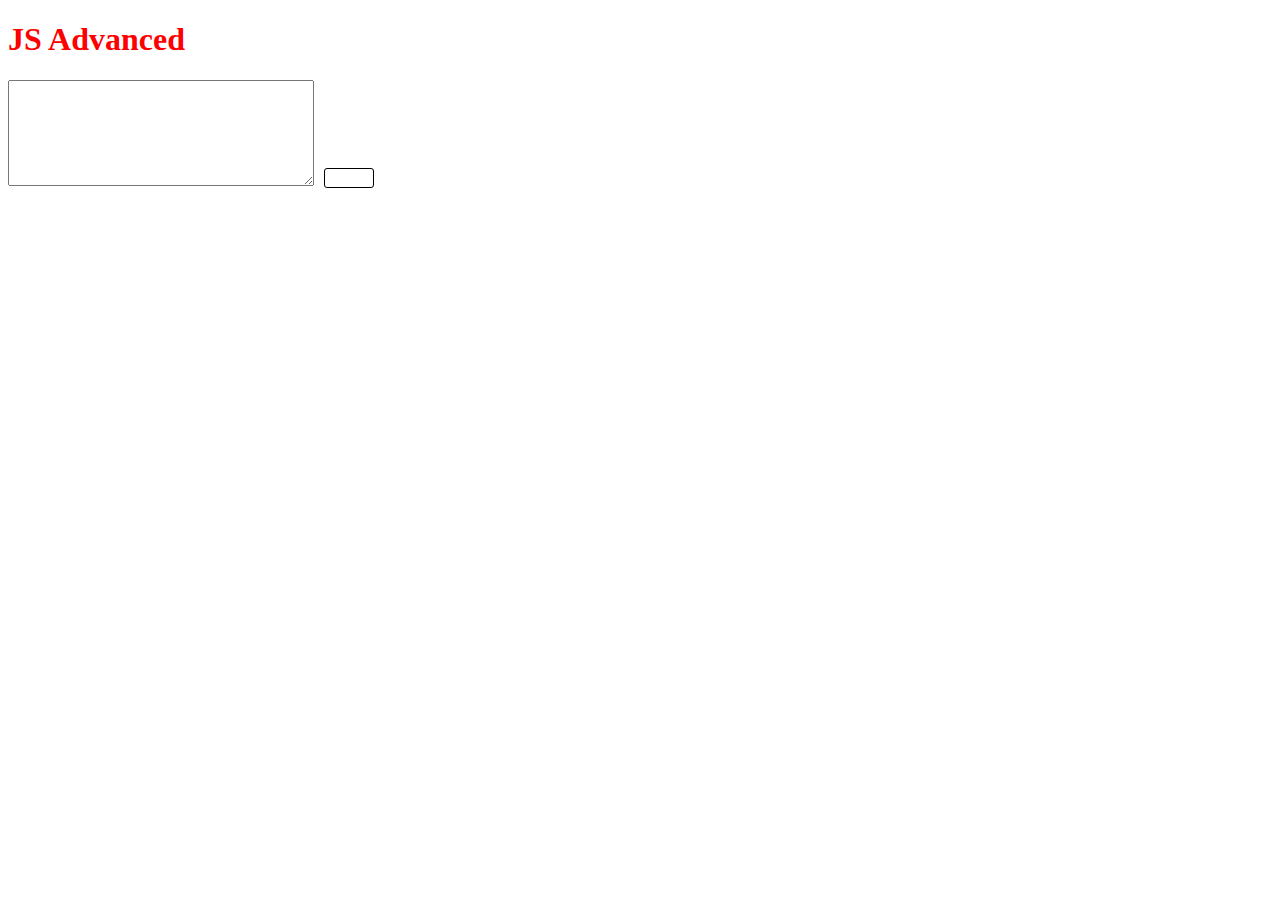
<file: lab2/index.html>
<!DOCTYPE html>
<html lang="en">

<head>
    <meta charset="UTF-8">
    <meta http-equiv="X-UA-Compatible" content="IE=edge">
    <meta name="viewport" content="width=device-width, initial-scale=1.0">
    <title>Document</title>
    <style>
        button {
            border: 1px solid #000;
            color: white;
            width: 50px;
            height: 20px;
            text-align: center;
            text-decoration: none;
            display: inline-block;
            font-size: 16px;
            border-radius: 3px;
            background-color: #FFF;
            margin-left: 10px;
        }
        button:hover {
                    background-color: #000;
                }
        textarea {
            width: 300px;
            height: 100px;
        }
    </style>
</head>

<body>
    <h1>JS Advanced</h1>
    <script src="main.js"></script>
</body>

</html>
</file>
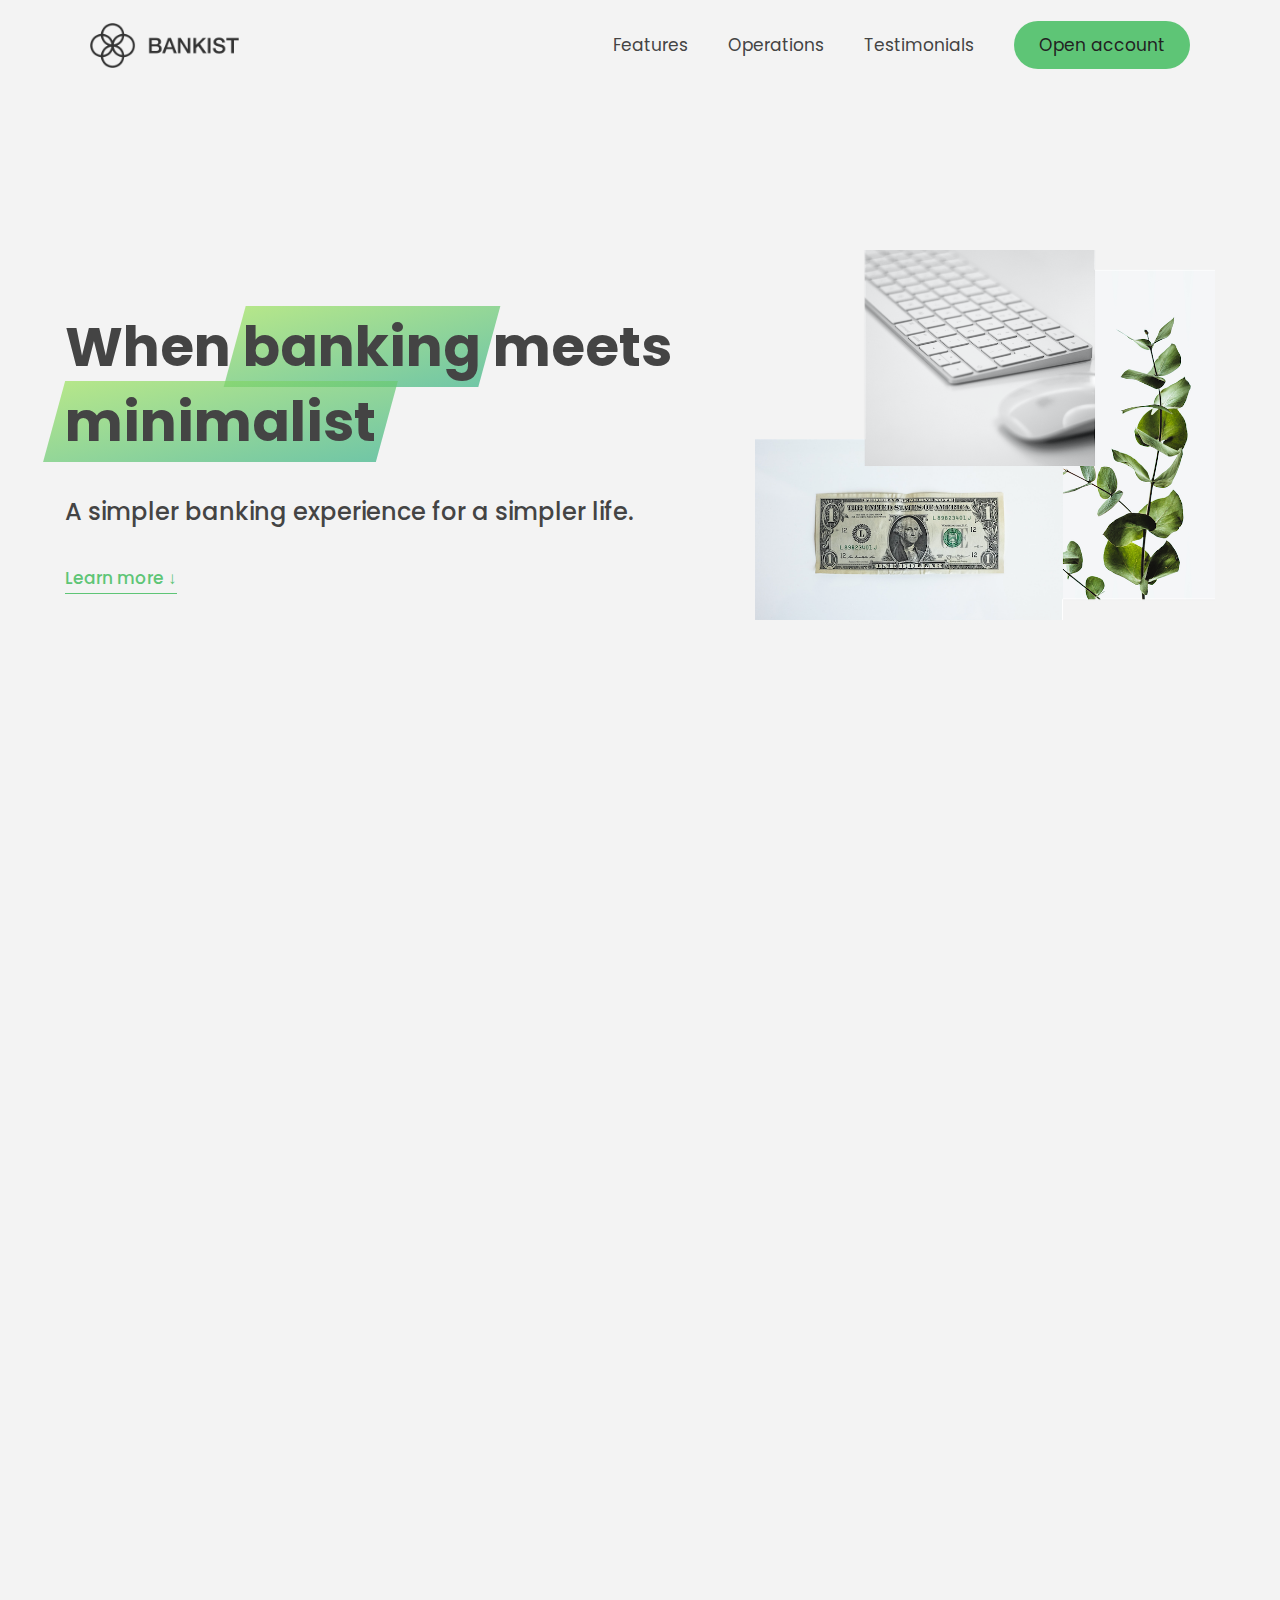
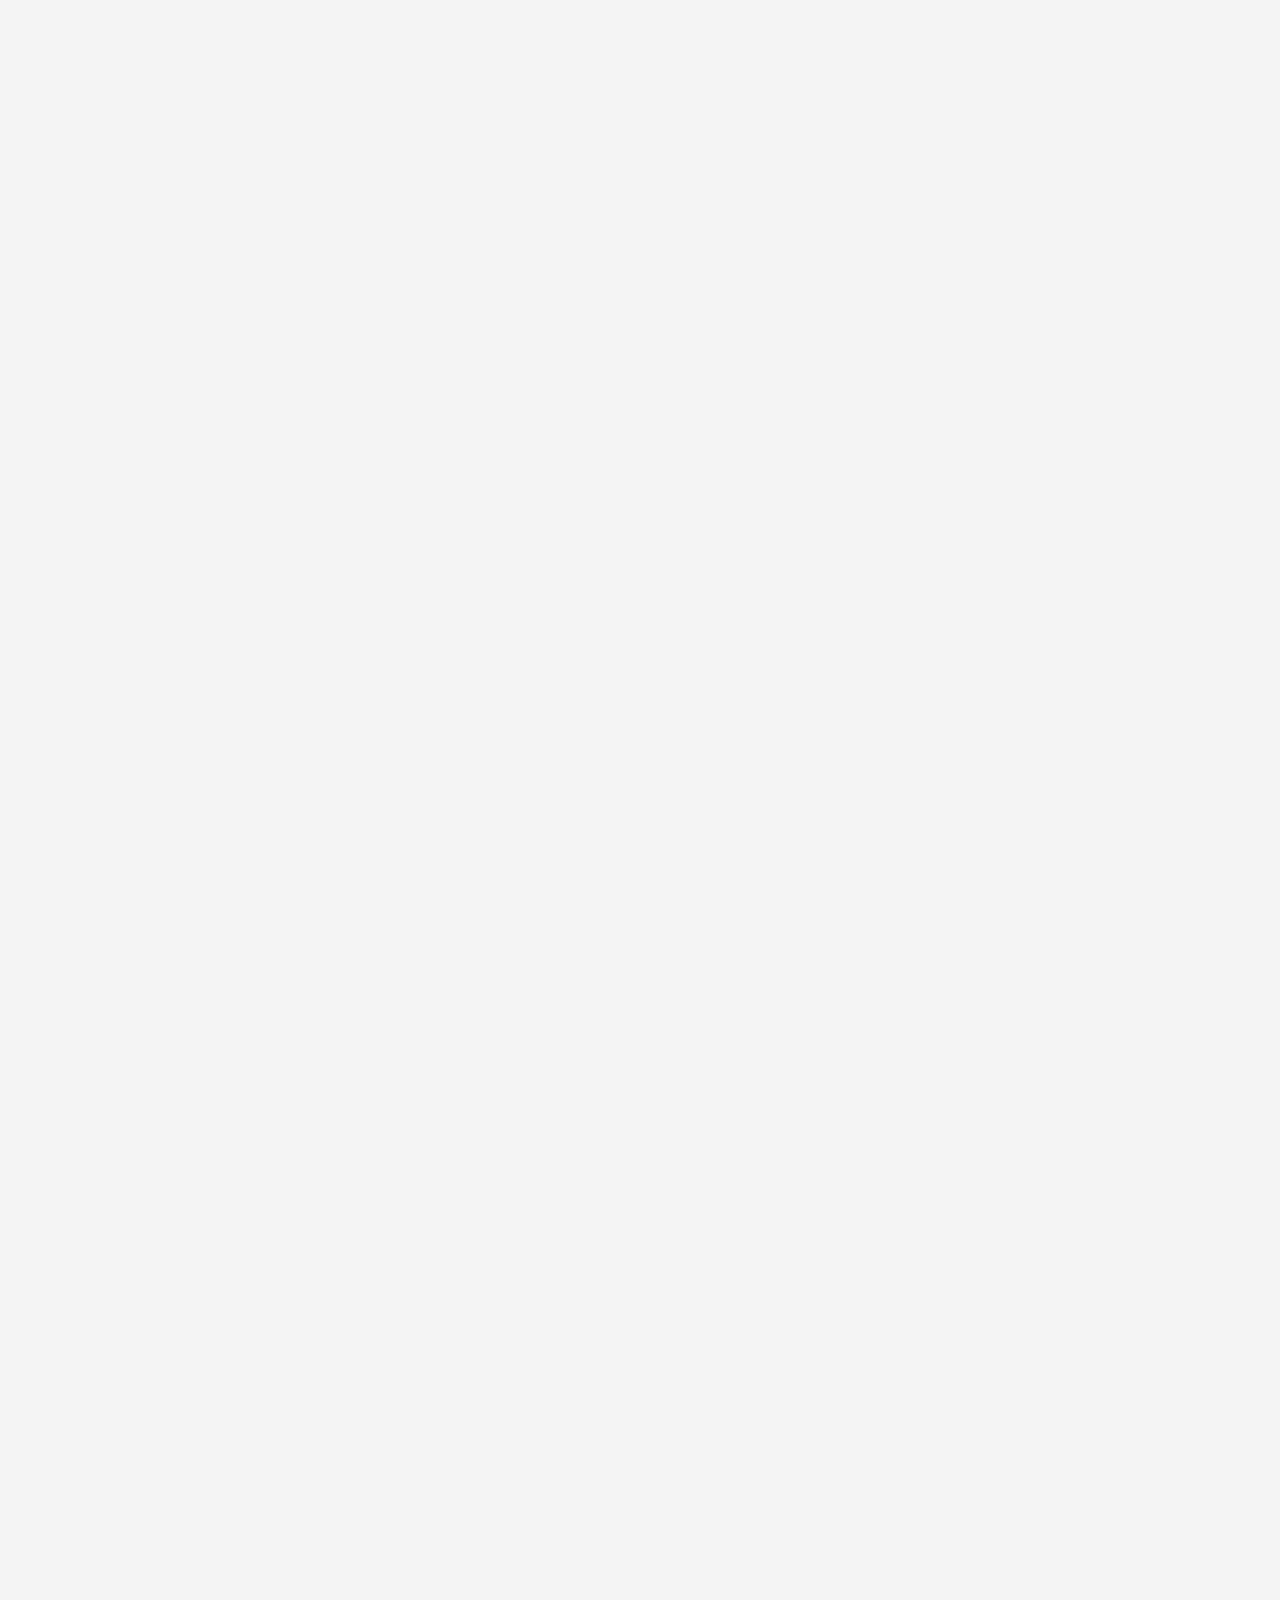
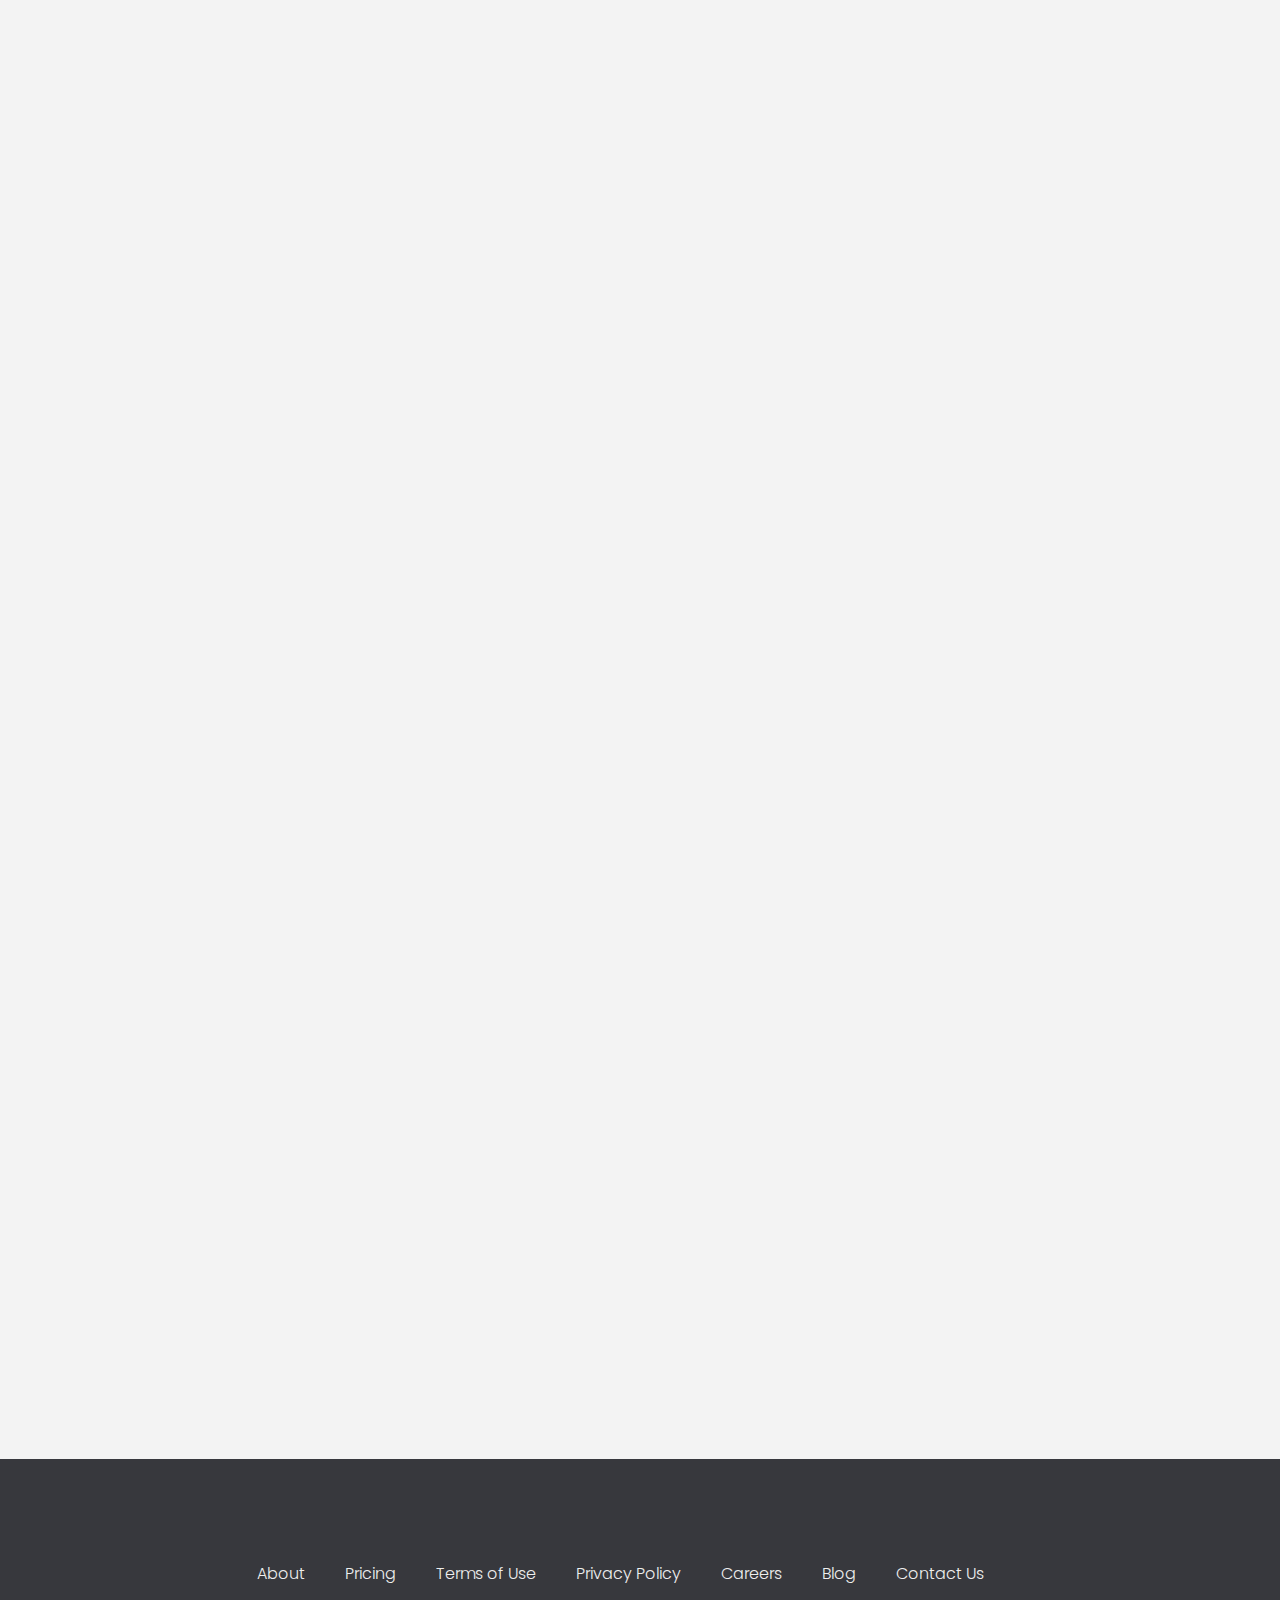
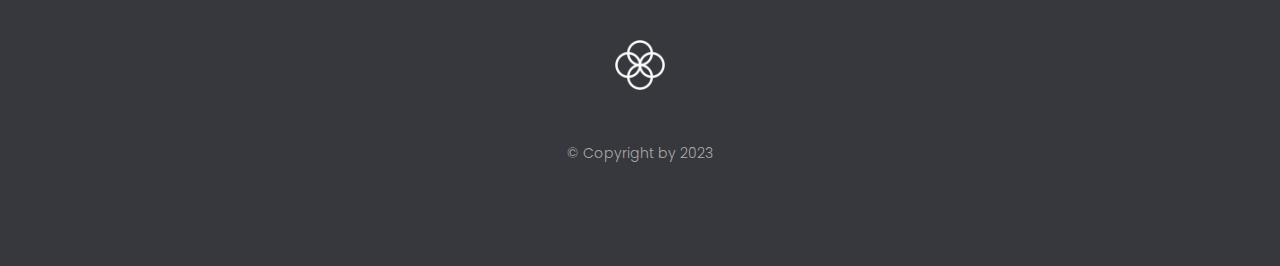
<file: lab5/index.html>
<!DOCTYPE html>
<html lang="en">
  <head>
    <meta charset="UTF-8" />
    <meta name="viewport" content="width=device-width, initial-scale=1.0" />
    <meta http-equiv="X-UA-Compatible" content="ie=edge" />
    <link rel="shortcut icon" type="image/png" href="img/icon.png" />

    <link
      href="https://fonts.googleapis.com/css?family=Poppins:300,400,500,600&display=swap"
      rel="stylesheet"
    />
    <link rel="stylesheet" href="style.css" />
    <title>Bankist | When Banking meets Minimalist</title>

    <script defer src="script.js"></script>
  </head>
  <body>
    <header class="header">
      <nav class="nav">
        <img
          src="img/logo.png"
          alt="Bankist logo"
          class="nav__logo"
          id="logo"
          designer="Jonas"
          data-version-number="3.0"
        />
        <ul class="nav__links">
          <li class="nav__item">
            <a class="nav__link" href="#section--1">Features</a>
          </li>
          <li class="nav__item">
            <a class="nav__link" href="#section--2">Operations</a>
          </li>
          <li class="nav__item">
            <a class="nav__link" href="#section--3">Testimonials</a>
          </li>
          <li class="nav__item">
            <a class="nav__link nav__link--btn btn--show-modal" href="#"
              >Open account</a
            >
          </li>
        </ul>
      </nav>

      <div class="header__title">
        <!-- <h1 onclick="alert('HTML alert')"> -->
        <h1>
          When
          <!-- Green highlight effect -->
          <span class="highlight">banking</span>
          meets<br />
          <span class="highlight">minimalist</span>
        </h1>
        <h4>A simpler banking experience for a simpler life.</h4>
        <button class="btn--text btn--scroll-to">Learn more &DownArrow;</button>
        <img
          src="img/hero.png"
          class="header__img"
          alt="Minimalist bank items"
        />
      </div>
    </header>

    <section class="section" id="section--1">
      <div class="section__title">
        <h2 class="section__description">Features</h2>
        <h3 class="section__header">
          Everything you need in a modern bank and more.
        </h3>
      </div>

      <div class="features">
        <img
          src="img/digital-lazy.jpg"
          data-src="img/digital.jpg"
          alt="Computer"
          class="features__img lazy-img"
        />
        <div class="features__feature">
          <div class="features__icon">
            <svg>
              <use xlink:href="img/icons.svg#icon-monitor"></use>
            </svg>
          </div>
          <h5 class="features__header">100% digital bank</h5>
          <p>
            Lorem ipsum dolor sit amet consectetur adipisicing elit. Unde alias
            sint quos? Accusantium a fugiat porro reiciendis saepe quibusdam
            debitis ducimus.
          </p>
        </div>

        <div class="features__feature">
          <div class="features__icon">
            <svg>
              <use xlink:href="img/icons.svg#icon-trending-up"></use>
            </svg>
          </div>
          <h5 class="features__header">Watch your money grow</h5>
          <p>
            Nesciunt quos autem dolorum voluptates cum dolores dicta fuga
            inventore ab? Nulla incidunt eius numquam sequi iste pariatur
            quibusdam!
          </p>
        </div>
        <img
          src="img/grow-lazy.jpg"
          data-src="img/grow.jpg"
          alt="Plant"
          class="features__img lazy-img"
        />

        <img
          src="img/card-lazy.jpg"
          data-src="img/card.jpg"
          alt="Credit card"
          class="features__img lazy-img"
        />
        <div class="features__feature">
          <div class="features__icon">
            <svg>
              <use xlink:href="img/icons.svg#icon-credit-card"></use>
            </svg>
          </div>
          <h5 class="features__header">Free debit card included</h5>
          <p>
            Quasi, fugit in cumque cupiditate reprehenderit debitis animi enim
            eveniet consequatur odit quam quos possimus assumenda dicta fuga
            inventore ab.
          </p>
        </div>
      </div>
    </section>

    <section class="section" id="section--2">
      <div class="section__title">
        <h2 class="section__description">Operations</h2>
        <h3 class="section__header">
          Everything as simple as possible, but no simpler.
        </h3>
      </div>

      <div class="operations">
        <div class="operations__tab-container">
          <button
            class="btn operations__tab operations__tab--1 operations__tab--active"
            data-tab="1"
          >
            <span>01</span>Instant Transfers
          </button>
          <button class="btn operations__tab operations__tab--2" data-tab="2">
            <span>02</span>Instant Loans
          </button>
          <button class="btn operations__tab operations__tab--3" data-tab="3">
            <span>03</span>Instant Closing
          </button>
        </div>
        <div
          class="operations__content operations__content--1 operations__content--active"
        >
          <div class="operations__icon operations__icon--1">
            <svg>
              <use xlink:href="img/icons.svg#icon-upload"></use>
            </svg>
          </div>
          <h5 class="operations__header">
            Tranfser money to anyone, instantly! No fees, no BS.
          </h5>
          <p>
            Lorem ipsum dolor sit amet, consectetur adipisicing elit, sed do
            eiusmod tempor incididunt ut labore et dolore magna aliqua. Ut enim
            ad minim veniam, quis nostrud exercitation ullamco laboris nisi ut
            aliquip ex ea commodo consequat.
          </p>
        </div>

        <div class="operations__content operations__content--2">
          <div class="operations__icon operations__icon--2">
            <svg>
              <use xlink:href="img/icons.svg#icon-home"></use>
            </svg>
          </div>
          <h5 class="operations__header">
            Buy a home or make your dreams come true, with instant loans.
          </h5>
          <p>
            Duis aute irure dolor in reprehenderit in voluptate velit esse
            cillum dolore eu fugiat nulla pariatur. Excepteur sint occaecat
            cupidatat non proident, sunt in culpa qui officia deserunt mollit
            anim id est laborum.
          </p>
        </div>
        <div class="operations__content operations__content--3">
          <div class="operations__icon operations__icon--3">
            <svg>
              <use xlink:href="img/icons.svg#icon-user-x"></use>
            </svg>
          </div>
          <h5 class="operations__header">
            No longer need your account? No problem! Close it instantly.
          </h5>
          <p>
            Excepteur sint occaecat cupidatat non proident, sunt in culpa qui
            officia deserunt mollit anim id est laborum. Ut enim ad minim
            veniam, quis nostrud exercitation ullamco laboris nisi ut aliquip ex
            ea commodo consequat.
          </p>
        </div>
      </div>
    </section>

    <section class="section" id="section--3">
      <div class="section__title section__title--testimonials">
        <h2 class="section__description">Not sure yet?</h2>
        <h3 class="section__header">
          Millions of Bankists are already making their lifes simpler.
        </h3>
      </div>

      <div class="slider">
        <div class="slide">
          <div class="testimonial">
            <h5 class="testimonial__header">Best financial decision ever!</h5>
            <blockquote class="testimonial__text">
              Lorem ipsum dolor sit, amet consectetur adipisicing elit.
              Accusantium quas quisquam non? Quas voluptate nulla minima
              deleniti optio ullam nesciunt, numquam corporis et asperiores
              laboriosam sunt, praesentium suscipit blanditiis. Necessitatibus
              id alias reiciendis, perferendis facere pariatur dolore veniam
              autem esse non voluptatem saepe provident nihil molestiae.
            </blockquote>
            <address class="testimonial__author">
              <img src="img/user-1.jpg" alt="" class="testimonial__photo" />
              <h6 class="testimonial__name">Aarav Lynn</h6>
              <p class="testimonial__location">San Francisco, USA</p>
            </address>
          </div>
        </div>

        <div class="slide">
          <div class="testimonial">
            <h5 class="testimonial__header">
              The last step to becoming a complete minimalist
            </h5>
            <blockquote class="testimonial__text">
              Quisquam itaque deserunt ullam, quia ea repellendus provident,
              ducimus neque ipsam modi voluptatibus doloremque, corrupti
              laborum. Incidunt numquam perferendis veritatis neque repellendus.
              Lorem, ipsum dolor sit amet consectetur adipisicing elit. Illo
              deserunt exercitationem deleniti.
            </blockquote>
            <address class="testimonial__author">
              <img src="img/user-2.jpg" alt="" class="testimonial__photo" />
              <h6 class="testimonial__name">Miyah Miles</h6>
              <p class="testimonial__location">London, UK</p>
            </address>
          </div>
        </div>

        <div class="slide">
          <div class="testimonial">
            <h5 class="testimonial__header">
              Finally free from old-school banks
            </h5>
            <blockquote class="testimonial__text">
              Debitis, nihil sit minus suscipit magni aperiam vel tenetur
              incidunt commodi architecto numquam omnis nulla autem,
              necessitatibus blanditiis modi similique quidem. Odio aliquam
              culpa dicta beatae quod maiores ipsa minus consequatur error sunt,
              deleniti saepe aliquid quos inventore sequi. Necessitatibus id
              alias reiciendis, perferendis facere.
            </blockquote>
            <address class="testimonial__author">
              <img src="img/user-3.jpg" alt="" class="testimonial__photo" />
              <h6 class="testimonial__name">Francisco Gomes</h6>
              <p class="testimonial__location">Lisbon, Portugal</p>
            </address>
          </div>
        </div>

        <button class="slider__btn slider__btn--left">&larr;</button>
        <button class="slider__btn slider__btn--right">&rarr;</button>
        <div class="dots"></div>
      </div>
    </section>

    <section class="section section--sign-up">
      <div class="section__title">
        <h3 class="section__header">
          The best day to join Bankist was one year ago. The second best is
          today!
        </h3>
      </div>
      <button class="btn btn--show-modal">Open your free account today!</button>
    </section>

    <footer class="footer">
      <ul class="footer__nav">
        <li class="footer__item">
          <a class="footer__link" href="#">About</a>
        </li>
        <li class="footer__item">
          <a class="footer__link" href="#">Pricing</a>
        </li>
        <li class="footer__item">
          <a class="footer__link" href="#">Terms of Use</a>
        </li>
        <li class="footer__item">
          <a class="footer__link" href="#">Privacy Policy</a>
        </li>
        <li class="footer__item">
          <a class="footer__link" href="#">Careers</a>
        </li>
        <li class="footer__item">
          <a class="footer__link" href="#">Blog</a>
        </li>
        <li class="footer__item">
          <a class="footer__link" href="#">Contact Us</a>
        </li>
      </ul>
      <img src="img/icon.png" alt="Logo" class="footer__logo" />
      <p class="footer__copyright">
        &copy; Copyright by 2023
      </p>
    </footer>

    <div class="modal hidden">
      <button class="btn--close-modal">&times;</button>
      <h2 class="modal__header">
        Open your bank account <br />
        in just <span class="highlight">5 minutes</span>
      </h2>
      <form class="modal__form">
        <label>First Name</label>
        <input type="text" />
        <label>Last Name</label>
        <input type="text" />
        <label>Email Address</label>
        <input type="email" />
        <button class="btn">Next step &rarr;</button>
      </form>
    </div>
    <div class="overlay hidden"></div>

    <script src="script.js"></script>
  </body>
</html>
</file>
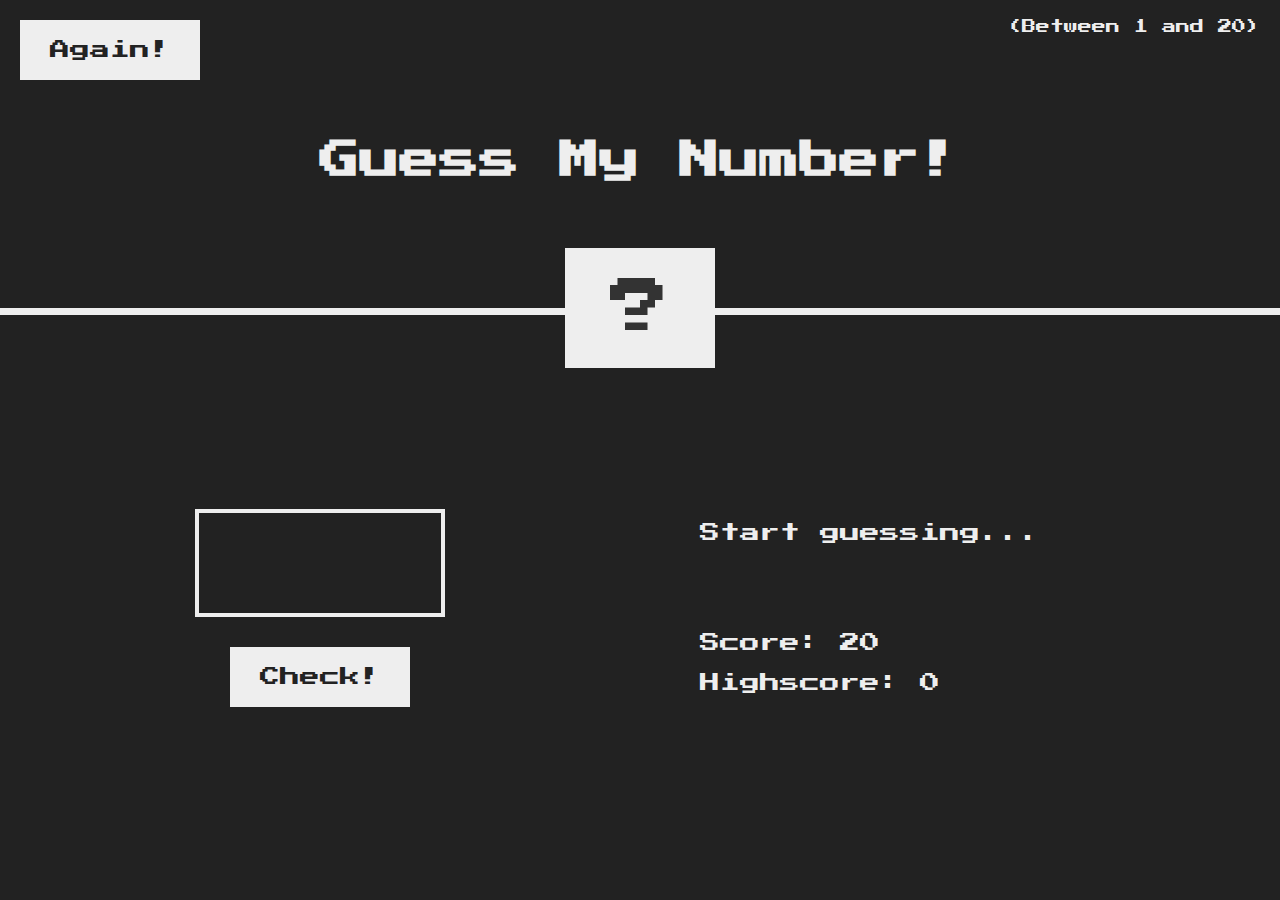
<file: section-7/index.html>
<!DOCTYPE html>
<html lang="en">
  <head>
    <meta charset="UTF-8" />
    <meta name="viewport" content="width=device-width, initial-scale=1.0" />
    <meta http-equiv="X-UA-Compatible" content="ie=edge" />
    <link rel="stylesheet" href="style.css" />
    <title>Guess My Number!</title>
  </head>
  <body>
    <header>
      <h1>Guess My Number!</h1>
      <p class="between">(Between 1 and 20)</p>
      <button class="btn again">Again!</button>
      <div class="number">?</div>
    </header>
    <main>
      <section class="left">
        <input type="number" class="guess" />
        <button class="btn check">Check!</button>
      </section>
      <section class="right">
        <p class="message">Start guessing...</p>
        <p class="label-score">Score: <span class="score">20</span></p>
        <p class="label-highscore">
          Highscore: <span class="highscore">0</span>
        </p>
      </section>
    </main>
    <script src="./section-7-coding-challenge.js"></script>
  </body>
</html>
</file>
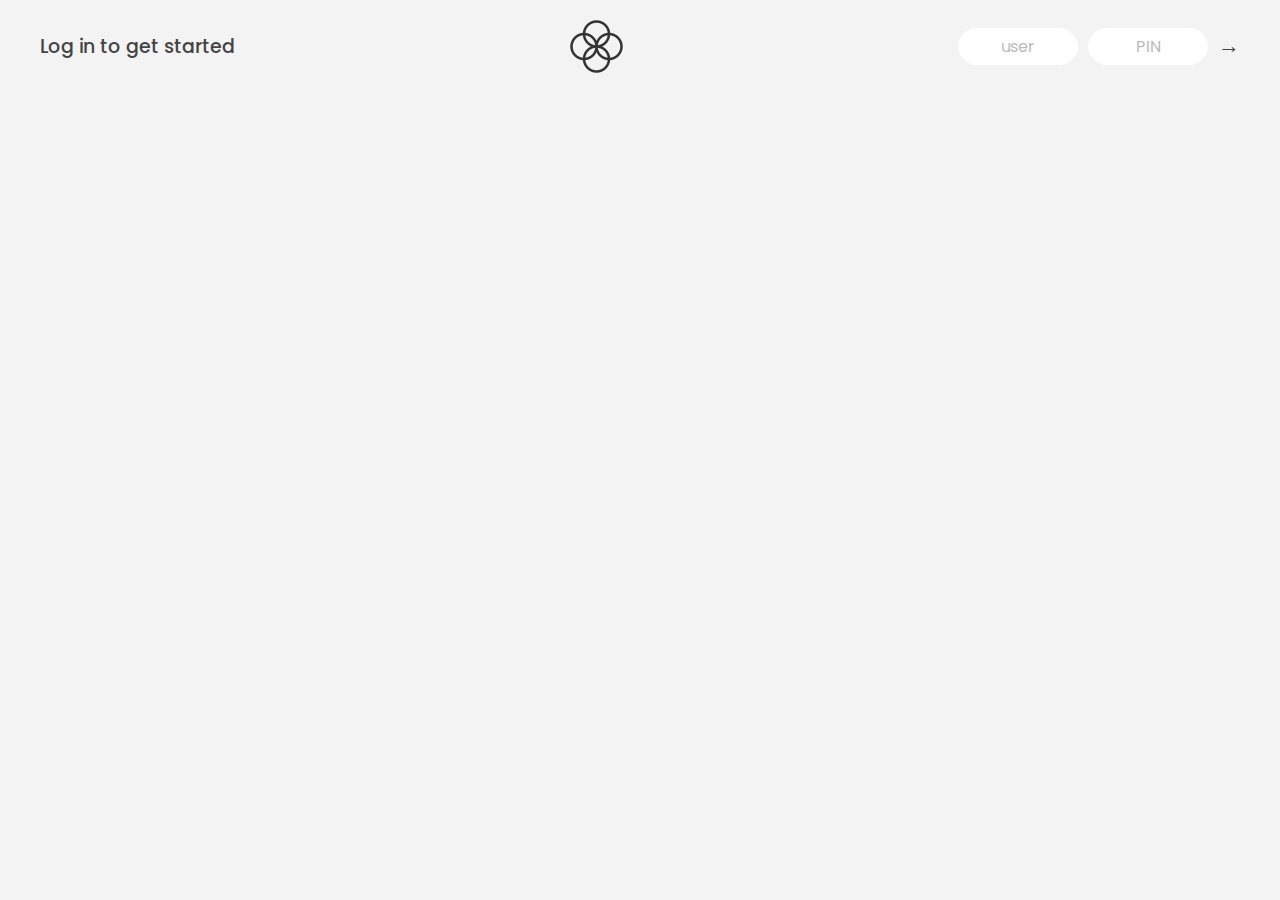
<file: section-11/lab3/index.html>
<!DOCTYPE html>
<html lang="en">

<head>
    <meta charset="UTF-8" />
    <meta name="viewport" content="width=device-width, initial-scale=1.0" />
    <meta http-equiv="X-UA-Compatible" content="ie=edge" />
    <link rel="shortcut icon" type="image/png" href="logo.png" />

    <link href="https://fonts.googleapis.com/css?family=Poppins:400,500,600&display=swap" rel="stylesheet" />

    <link rel="stylesheet" href="style.css" />
    <title>Bankist</title>
</head>

<body>
    <!-- TOP NAVIGATION -->
    <nav>
        <p class="welcome">Log in to get started</p>
        <img src="logo.png" alt="Logo" class="logo" />
        <form class="login">
            <input type="text" placeholder="user" class="login__input login__input--user" />
            <!-- In practice, use type="password" -->
            <input type="text" placeholder="PIN" maxlength="4" class="login__input login__input--pin" />
            <button class="login__btn">&rarr;</button>
        </form>
    </nav>

    <main class="app">
        <!-- BALANCE -->
        <div class="balance">
            <div>
                <p class="balance__label">Current balance</p>
                <p class="balance__date">
                    As of <span class="date">05/03/2037</span>
                </p>
            </div>
            <p class="balance__value">0000€</p>
        </div>

        <!-- MOVEMENTS -->
        <div class="movements">
            <div class="movements__row">
                <div class="movements__type movements__type--deposit">2 deposit</div>
                <div class="movements__date">3 days ago</div>
                <div class="movements__value">4 000€</div>
            </div>
            <div class="movements__row">
                <div class="movements__type movements__type--withdrawal">
                    1 withdrawal
                </div>
                <div class="movements__date">24/01/2037</div>
                <div class="movements__value">-378€</div>
            </div>
        </div>

        <!-- SUMMARY -->
        <div class="summary">
            <p class="summary__label">In</p>
            <p class="summary__value summary__value--in">0000€</p>
            <p class="summary__label">Out</p>
            <p class="summary__value summary__value--out">0000€</p>
            <p class="summary__label">Interest</p>
            <p class="summary__value summary__value--interest">0000€</p>
            <button class="btn--sort">&downarrow; SORT</button>
        </div>

        <!-- OPERATION: TRANSFERS -->
        <div class="operation operation--transfer">
            <h2>Transfer money</h2>
            <form class="form form--transfer">
                <input type="text" class="form__input form__input--to" />
                <input type="number" class="form__input form__input--amount" />
                <button class="form__btn form__btn--transfer">&rarr;</button>
                <label class="form__label">Transfer to</label>
                <label class="form__label">Amount</label>
            </form>
        </div>

        <!-- OPERATION: LOAN -->
        <div class="operation operation--loan">
            <h2>Request loan</h2>
            <form class="form form--loan">
                <input type="number" class="form__input form__input--loan-amount" />
                <button class="form__btn form__btn--loan">&rarr;</button>
                <label class="form__label form__label--loan">Amount</label>
            </form>
        </div>

        <!-- OPERATION: CLOSE -->
        <div class="operation operation--close">
            <h2>Close account</h2>
            <form class="form form--close">
                <input type="text" class="form__input form__input--user" />
                <input type="password" maxlength="6" class="form__input form__input--pin" />
                <button class="form__btn form__btn--close">&rarr;</button>
                <label class="form__label">Confirm user</label>
                <label class="form__label">Confirm PIN</label>
            </form>
        </div>

        <!-- LOGOUT TIMER -->
        <p class="logout-timer">
            You will be logged out in <span class="timer">05:00</span>
        </p>
    </main>


    <script src="./main.js"></script>
</body>

</html>
</file>
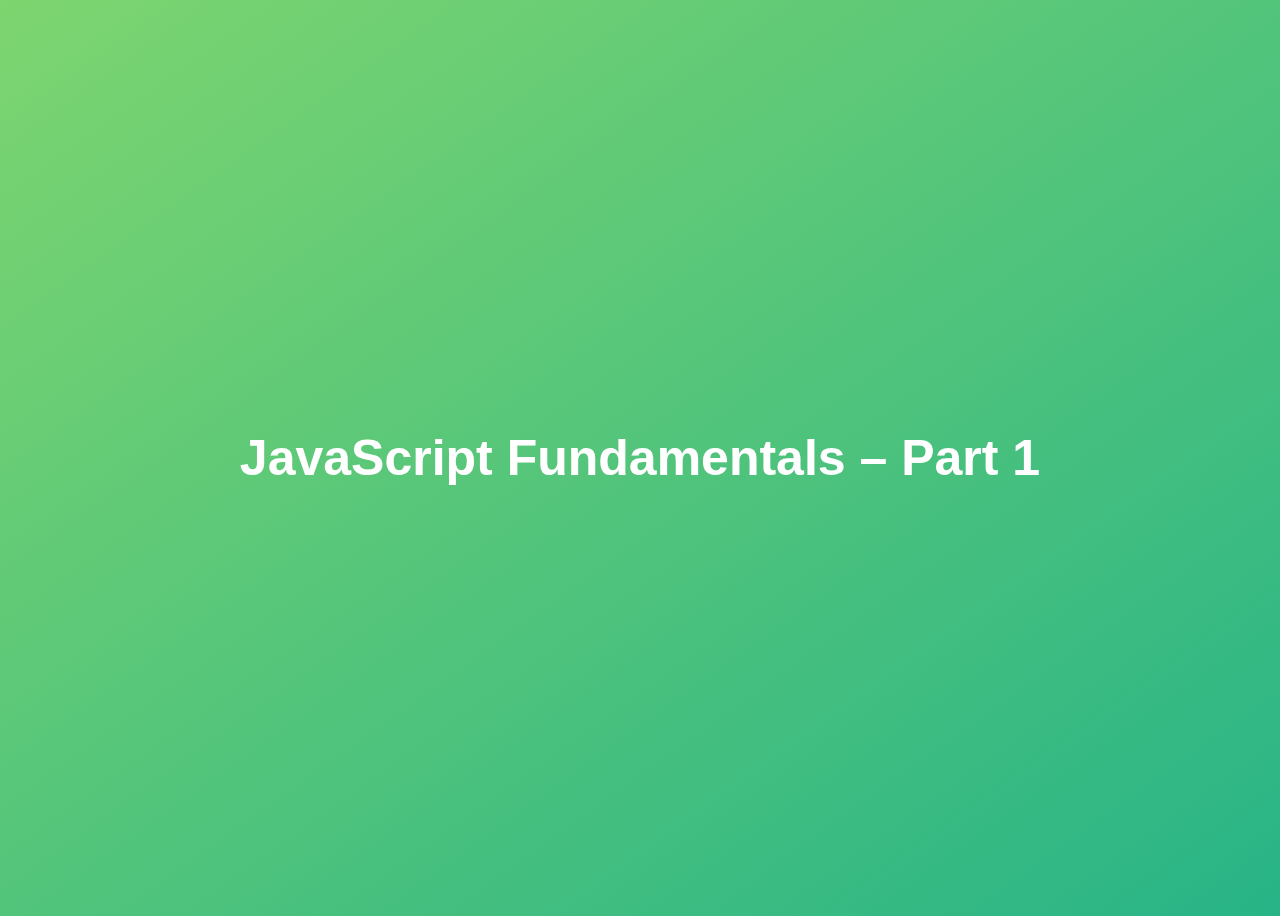
<file: session2/coding-challenge-1/index.html>
<!DOCTYPE html>
<html lang="en">
  <head>
    <meta charset="UTF-8" />
    <meta name="viewport" content="width=device-width, initial-scale=1.0" />
    <meta http-equiv="X-UA-Compatible" content="ie=edge" />
    <title>JavaScript Fundamentals – Part 1</title>
    <style>
      body {
        height: 100vh;
        display: flex;
        align-items: center;
        background: linear-gradient(to top left, #28b487, #7dd56f);
      }
      h1 {
        font-family: sans-serif;
        font-size: 50px;
        line-height: 1.3;
        width: 100%;
        padding: 30px;
        text-align: center;
        color: white;
      }
    </style>
  </head>
  <body>
    <h1>JavaScript Fundamentals – Part 1</h1>

    <script src="script.js"></script>
  </body>
</html>
</file>
<file: lab5/style.css>
:root {
    --color-primary: #5ec576;
    --color-secondary: #ffcb03;
    --color-tertiary: #ff585f;
    --color-primary-darker: #4bbb7d;
    --color-secondary-darker: #ffbb00;
    --color-tertiary-darker: #fd424b;
    --color-primary-opacity: #5ec5763a;
    --color-secondary-opacity: #ffcd0331;
    --color-tertiary-opacity: #ff58602d;
    --gradient-primary: linear-gradient(to top left, #39b385, #9be15d);
    --gradient-secondary: linear-gradient(to top left, #ffb003, #ffcb03);
  }
  
  * {
    margin: 0;
    padding: 0;
    box-sizing: inherit;
  }
  
  html {
    font-size: 62.5%;
    box-sizing: border-box;
  }
  
  body {
    font-family: 'Poppins', sans-serif;
    font-weight: 300;
    color: #444;
    line-height: 1.9;
    background-color: #f3f3f3;
  }
  
  /* GENERAL ELEMENTS */
  .section {
    padding: 15rem 3rem;
    border-top: 1px solid #ddd;
  
    transition: transform 1s, opacity 1s;
  }
  
  .section--hidden {
    opacity: 0;
    transform: translateY(8rem);
  }
  
  .section__title {
    max-width: 80rem;
    margin: 0 auto 8rem auto;
  }
  
  .section__description {
    font-size: 1.8rem;
    font-weight: 600;
    text-transform: uppercase;
    color: var(--color-primary);
    margin-bottom: 1rem;
  }
  
  .section__header {
    font-size: 4rem;
    line-height: 1.3;
    font-weight: 500;
  }
  
  .btn {
    display: inline-block;
    background-color: var(--color-primary);
    font-size: 1.6rem;
    font-family: inherit;
    font-weight: 500;
    border: none;
    padding: 1.25rem 4.5rem;
    border-radius: 10rem;
    cursor: pointer;
    transition: all 0.3s;
  }
  
  .btn:hover {
    background-color: var(--color-primary-darker);
  }
  
  .btn--text {
    display: inline-block;
    background: none;
    font-size: 1.7rem;
    font-family: inherit;
    font-weight: 500;
    color: var(--color-primary);
    border: none;
    border-bottom: 1px solid currentColor;
    padding-bottom: 2px;
    cursor: pointer;
    transition: all 0.3s;
  }
  
  p {
    color: #666;
  }
  
  button:focus {
    outline: none;
  }
  
  img {
    transition: filter 0.5s;
  }
  
  .lazy-img {
    filter: blur(20px);
  }
  
  /* NAVIGATION */
  .nav {
    display: flex;
    justify-content: space-between;
    align-items: center;
    height: 9rem;
    width: 100%;
    padding: 0 6rem;
    z-index: 100;
  }
  
  .nav.sticky {
    position: fixed;
    background-color: rgba(255, 255, 255, 0.95);
  }
  
  .nav__logo {
    height: 4.5rem;
    transition: all 0.3s;
  }
  
  .nav__links {
    display: flex;
    align-items: center;
    list-style: none;
  }
  
  .nav__item {
    margin-left: 4rem;
  }
  
  .nav__link:link,
  .nav__link:visited {
    font-size: 1.7rem;
    font-weight: 400;
    color: inherit;
    text-decoration: none;
    display: block;
    transition: all 0.3s;
  }
  
  .nav__link--btn:link,
  .nav__link--btn:visited {
    padding: 0.8rem 2.5rem;
    border-radius: 3rem;
    background-color: var(--color-primary);
    color: #222;
  }
  
  .nav__link--btn:hover,
  .nav__link--btn:active {
    color: inherit;
    background-color: var(--color-primary-darker);
    color: #333;
  }
  
  /* HEADER */
  .header {
    padding: 0 3rem;
    height: 100vh;
    display: flex;
    flex-direction: column;
    align-items: center;
  }
  
  .header__title {
    flex: 1;
  
    max-width: 115rem;
    display: grid;
    grid-template-columns: 3fr 2fr;
    row-gap: 3rem;
    align-content: center;
    justify-content: center;
  
    align-items: start;
    justify-items: start;
  }
  
  h1 {
    font-size: 5.5rem;
    line-height: 1.35;
  }
  
  h4 {
    font-size: 2.4rem;
    font-weight: 500;
  }
  
  .header__img {
    width: 100%;
    grid-column: 2 / 3;
    grid-row: 1 / span 4;
    transform: translateY(-6rem);
  }
  
  .highlight {
    position: relative;
  }
  
  .highlight::after {
    display: block;
    content: '';
    position: absolute;
    bottom: 0;
    left: 0;
    height: 100%;
    width: 100%;
    z-index: -1;
    opacity: 0.7;
    transform: scale(1.07, 1.05) skewX(-15deg);
    background-image: var(--gradient-primary);
  }
  
  /* FEATURES */
  .features {
    display: grid;
    grid-template-columns: 1fr 1fr;
    gap: 4rem;
    margin: 0 12rem;
  }
  
  .features__img {
    width: 100%;
  }
  
  .features__feature {
    align-self: center;
    justify-self: center;
    width: 70%;
    font-size: 1.5rem;
  }
  
  .features__icon {
    display: flex;
    align-items: center;
    justify-content: center;
    background-color: var(--color-primary-opacity);
    height: 5.5rem;
    width: 5.5rem;
    border-radius: 50%;
    margin-bottom: 2rem;
  }
  
  .features__icon svg {
    height: 2.5rem;
    width: 2.5rem;
    fill: var(--color-primary);
  }
  
  .features__header {
    font-size: 2rem;
    margin-bottom: 1rem;
  }
  
  /* OPERATIONS */
  .operations {
    max-width: 100rem;
    margin: 12rem auto 0 auto;
  
    background-color: #fff;
  }
  
  .operations__tab-container {
    display: flex;
    justify-content: center;
  }
  
  .operations__tab {
    margin-right: 2.5rem;
    transform: translateY(-50%);
  }
  
  .operations__tab span {
    margin-right: 1rem;
    font-weight: 600;
    display: inline-block;
  }
  
  .operations__tab--1 {
    background-color: var(--color-secondary);
  }
  
  .operations__tab--1:hover {
    background-color: var(--color-secondary-darker);
  }
  
  .operations__tab--3 {
    background-color: var(--color-tertiary);
    margin: 0;
  }
  
  .operations__tab--3:hover {
    background-color: var(--color-tertiary-darker);
  }
  
  .operations__tab--active {
    transform: translateY(-66%);
  }
  
  .operations__content {
    display: none;
  
    /* JUST PRESENTATIONAL */
    font-size: 1.7rem;
    padding: 2.5rem 7rem 6.5rem 7rem;
  }
  
  .operations__content--active {
    display: grid;
    grid-template-columns: 7rem 1fr;
    column-gap: 3rem;
    row-gap: 0.5rem;
  }
  
  .operations__header {
    font-size: 2.25rem;
    font-weight: 500;
    align-self: center;
  }
  
  .operations__icon {
    display: flex;
    align-items: center;
    justify-content: center;
    height: 7rem;
    width: 7rem;
    border-radius: 50%;
  }
  
  .operations__icon svg {
    height: 2.75rem;
    width: 2.75rem;
  }
  
  .operations__content p {
    grid-column: 2;
  }
  
  .operations__icon--1 {
    background-color: var(--color-secondary-opacity);
  }
  .operations__icon--2 {
    background-color: var(--color-primary-opacity);
  }
  .operations__icon--3 {
    background-color: var(--color-tertiary-opacity);
  }
  .operations__icon--1 svg {
    fill: var(--color-secondary-darker);
  }
  .operations__icon--2 svg {
    fill: var(--color-primary);
  }
  .operations__icon--3 svg {
    fill: var(--color-tertiary);
  }
  
  /* SLIDER */
  .slider {
    max-width: 100rem;
    height: 50rem;
    margin: 0 auto;
    position: relative;
  
    /* IN THE END */
    overflow: hidden;
  }
  
  .slide {
    position: absolute;
    top: 0;
    width: 100%;
    height: 50rem;
  
    display: flex;
    align-items: center;
    justify-content: center;
    transition: transform 1s;
  }
  
  .slide > img {
    width: 100%;
    height: 100%;
    object-fit: cover;
  }
  
  .slider__btn {
    position: absolute;
    top: 50%;
    z-index: 10;
  
    border: none;
    background: rgba(255, 255, 255, 0.7);
    font-family: inherit;
    color: #333;
    border-radius: 50%;
    height: 5.5rem;
    width: 5.5rem;
    font-size: 3.25rem;
    cursor: pointer;
  }
  
  .slider__btn--left {
    left: 6%;
    transform: translate(-50%, -50%);
  }
  
  .slider__btn--right {
    right: 6%;
    transform: translate(50%, -50%);
  }
  
  .dots {
    position: absolute;
    bottom: 5%;
    left: 50%;
    transform: translateX(-50%);
    display: flex;
  }
  
  .dots__dot {
    border: none;
    background-color: #b9b9b9;
    opacity: 0.7;
    height: 1rem;
    width: 1rem;
    border-radius: 50%;
    margin-right: 1.75rem;
    cursor: pointer;
    transition: all 0.5s;
  
    
  }
  
  .dots__dot:last-child {
    margin: 0;
  }
  
  .dots__dot--active {
    background-color: #888;
    opacity: 1;
  }
  
  /* TESTIMONIALS */
  .testimonial {
    width: 65%;
    position: relative;
  }
  
  .testimonial::before {
    content: '\201C';
    position: absolute;
    top: -5.7rem;
    left: -6.8rem;
    line-height: 1;
    font-size: 20rem;
    font-family: inherit;
    color: var(--color-primary);
    z-index: -1;
  }
  
  .testimonial__header {
    font-size: 2.25rem;
    font-weight: 500;
    margin-bottom: 1.5rem;
  }
  
  .testimonial__text {
    font-size: 1.7rem;
    margin-bottom: 3.5rem;
    color: #666;
  }
  
  .testimonial__author {
    margin-left: 3rem;
    font-style: normal;
  
    display: grid;
    grid-template-columns: 6.5rem 1fr;
    column-gap: 2rem;
  }
  
  .testimonial__photo {
    grid-row: 1 / span 2;
    width: 6.5rem;
    border-radius: 50%;
  }
  
  .testimonial__name {
    font-size: 1.7rem;
    font-weight: 500;
    align-self: end;
    margin: 0;
  }
  
  .testimonial__location {
    font-size: 1.5rem;
  }
  
  .section__title--testimonials {
    margin-bottom: 4rem;
  }
  
  /* SIGNUP */
  .section--sign-up {
    background-color: #37383d;
    border-top: none;
    border-bottom: 1px solid #444;
    text-align: center;
    padding: 10rem 3rem;
  }
  
  .section--sign-up .section__header {
    color: #fff;
    text-align: center;
  }
  
  .section--sign-up .section__title {
    margin-bottom: 6rem;
  }
  
  .section--sign-up .btn {
    font-size: 1.9rem;
    padding: 2rem 5rem;
  }
  
  /* FOOTER */
  .footer {
    padding: 10rem 3rem;
    background-color: #37383d;
  }
  
  .footer__nav {
    list-style: none;
    display: flex;
    justify-content: center;
    margin-bottom: 5rem;
  }
  
  .footer__item {
    margin-right: 4rem;
  }
  
  .footer__link {
    font-size: 1.6rem;
    color: #eee;
    text-decoration: none;
  }
  
  .footer__logo {
    height: 5rem;
    display: block;
    margin: 0 auto;
    margin-bottom: 5rem;
  }
  
  .footer__copyright {
    font-size: 1.4rem;
    color: #aaa;
    text-align: center;
  }
  
  .footer__copyright .footer__link {
    font-size: 1.4rem;
  }
  
  /* MODAL WINDOW */
  .modal {
    position: fixed;
    top: 50%;
    left: 50%;
    transform: translate(-50%, -50%);
    max-width: 60rem;
    background-color: #f3f3f3;
    padding: 5rem 6rem;
    box-shadow: 0 4rem 6rem rgba(0, 0, 0, 0.3);
    z-index: 1000;
    transition: all 0.5s;
  }
  
  .overlay {
    position: fixed;
    top: 0;
    left: 0;
    width: 100%;
    height: 100%;
    background-color: rgba(0, 0, 0, 0.5);
    backdrop-filter: blur(4px);
    z-index: 100;
    transition: all 0.5s;
  }
  
  .modal__header {
    font-size: 3.25rem;
    margin-bottom: 4.5rem;
    line-height: 1.5;
  }
  
  .modal__form {
    margin: 0 3rem;
    display: grid;
    grid-template-columns: 1fr 2fr;
    align-items: center;
    gap: 2.5rem;
  }
  
  .modal__form label {
    font-size: 1.7rem;
    font-weight: 500;
  }
  
  .modal__form input {
    font-size: 1.7rem;
    padding: 1rem 1.5rem;
    border: 1px solid #ddd;
    border-radius: 0.5rem;
  }
  
  .modal__form button {
    grid-column: 1 / span 2;
    justify-self: center;
    margin-top: 1rem;
  }
  
  .btn--close-modal {
    font-family: inherit;
    color: inherit;
    position: absolute;
    top: 0.5rem;
    right: 2rem;
    font-size: 4rem;
    cursor: pointer;
    border: none;
    background: none;
  }
  
  .hidden {
    visibility: hidden;
    opacity: 0;
  }
  
  /* COOKIE MESSAGE */
  .cookie-message {
    display: flex;
    align-items: center;
    justify-content: space-evenly;
    width: 100%;
    background-color: white;
    color: #bbb;
    font-size: 1.5rem;
    font-weight: 400;
  }
</file>
<file: section-7/style.css>
@import url('https://fonts.googleapis.com/css?family=Press+Start+2P&display=swap');

* {
  margin: 0;
  padding: 0;
  box-sizing: inherit;
}

html {
  font-size: 62.5%;
  box-sizing: border-box;
}

body {
  font-family: 'Press Start 2P', sans-serif;
  color: #eee;
  background-color: #222;
  /* background-color: #60b347; */
}

/* LAYOUT */
header {
  position: relative;
  height: 35vh;
  border-bottom: 7px solid #eee;
}

main {
  height: 65vh;
  color: #eee;
  display: flex;
  align-items: center;
  justify-content: space-around;
}

.left {
  width: 52rem;
  display: flex;
  flex-direction: column;
  align-items: center;
}

.right {
  width: 52rem;
  font-size: 2rem;
}

/* ELEMENTS STYLE */
h1 {
  font-size: 4rem;
  text-align: center;
  position: absolute;
  width: 100%;
  top: 52%;
  left: 50%;
  transform: translate(-50%, -50%);
}

.number {
  background: #eee;
  color: #333;
  font-size: 6rem;
  width: 15rem;
  padding: 3rem 0rem;
  text-align: center;
  position: absolute;
  bottom: 0;
  left: 50%;
  transform: translate(-50%, 50%);
}

.between {
  font-size: 1.4rem;
  position: absolute;
  top: 2rem;
  right: 2rem;
}

.again {
  position: absolute;
  top: 2rem;
  left: 2rem;
}

.guess {
  background: none;
  border: 4px solid #eee;
  font-family: inherit;
  color: inherit;
  font-size: 5rem;
  padding: 2.5rem;
  width: 25rem;
  text-align: center;
  display: block;
  margin-bottom: 3rem;
}

.btn {
  border: none;
  background-color: #eee;
  color: #222;
  font-size: 2rem;
  font-family: inherit;
  padding: 2rem 3rem;
  cursor: pointer;
}

.btn:hover {
  background-color: #ccc;
}

.message {
  margin-bottom: 8rem;
  height: 3rem;
}

.label-score {
  margin-bottom: 2rem;
}
</file>
<file: section-11/lab3/style.css>
* {
    margin: 0;
    padding: 0;
    box-sizing: inherit;
}

html {
    font-size: 62.5%;
    box-sizing: border-box;
}

body {
    font-family: 'Poppins', sans-serif;
    color: #444;
    background-color: #f3f3f3;
    height: 100vh;
    padding: 2rem;
}

nav {
    display: flex;
    justify-content: space-between;
    align-items: center;
    padding: 0 2rem;
}

.welcome {
    font-size: 1.9rem;
    font-weight: 500;
}

.logo {
    height: 5.25rem;
}

.login {
    display: flex;
}

.login__input {
    border: none;
    padding: 0.5rem 2rem;
    font-size: 1.6rem;
    font-family: inherit;
    text-align: center;
    width: 12rem;
    border-radius: 10rem;
    margin-right: 1rem;
    color: inherit;
    border: 1px solid #fff;
    transition: all 0.3s;
}

.login__input:focus {
    outline: none;
    border: 1px solid #ccc;
}

.login__input::placeholder {
    color: #bbb;
}

.login__btn {
    border: none;
    background: none;
    font-size: 2.2rem;
    color: inherit;
    cursor: pointer;
    transition: all 0.3s;
}

.login__btn:hover,
.login__btn:focus,
.btn--sort:hover,
.btn--sort:focus {
    outline: none;
    color: #777;
}

/* MAIN */
.app {
    position: relative;
    max-width: 100rem;
    margin: 4rem auto;
    display: grid;
    grid-template-columns: 4fr 3fr;
    grid-template-rows: auto repeat(3, 15rem) auto;
    gap: 2rem;

    /* NOTE This creates the fade in/out anumation */
    opacity: 0;
    transition: all 1s;
}

.balance {
    grid-column: 1 / span 2;
    display: flex;
    align-items: flex-end;
    justify-content: space-between;
    margin-bottom: 2rem;
}

.balance__label {
    font-size: 2.2rem;
    font-weight: 500;
    margin-bottom: -0.2rem;
}

.balance__date {
    font-size: 1.4rem;
    color: #888;
}

.balance__value {
    font-size: 4.5rem;
    font-weight: 400;
}

/* MOVEMENTS */
.movements {
    grid-row: 2 / span 3;
    background-color: #fff;
    border-radius: 1rem;
    overflow: scroll;
}

.movements__row {
    padding: 2.25rem 4rem;
    display: flex;
    align-items: center;
    border-bottom: 1px solid #eee;
}

.movements__type {
    font-size: 1.1rem;
    text-transform: uppercase;
    font-weight: 500;
    color: #fff;
    padding: 0.1rem 1rem;
    border-radius: 10rem;
    margin-right: 2rem;
}

.movements__date {
    font-size: 1.1rem;
    text-transform: uppercase;
    font-weight: 500;
    color: #666;
}

.movements__type--deposit {
    background-image: linear-gradient(to top left, #39b385, #9be15d);
}

.movements__type--withdrawal {
    background-image: linear-gradient(to top left, #e52a5a, #ff585f);
}

.movements__value {
    font-size: 1.7rem;
    margin-left: auto;
}

/* SUMMARY */
.summary {
    grid-row: 5 / 6;
    display: flex;
    align-items: baseline;
    padding: 0 0.3rem;
    margin-top: 1rem;
}

.summary__label {
    font-size: 1.2rem;
    font-weight: 500;
    text-transform: uppercase;
    margin-right: 0.8rem;
}

.summary__value {
    font-size: 2.2rem;
    margin-right: 2.5rem;
}

.summary__value--in,
.summary__value--interest {
    color: #66c873;
}

.summary__value--out {
    color: #f5465d;
}

.btn--sort {
    margin-left: auto;
    border: none;
    background: none;
    font-size: 1.3rem;
    font-weight: 500;
    cursor: pointer;
}

/* OPERATIONS */
.operation {
    border-radius: 1rem;
    padding: 3rem 4rem;
    color: #333;
}

.operation--transfer {
    background-image: linear-gradient(to top left, #ffb003, #ffcb03);
}

.operation--loan {
    background-image: linear-gradient(to top left, #39b385, #9be15d);
}

.operation--close {
    background-image: linear-gradient(to top left, #e52a5a, #ff585f);
}

h2 {
    margin-bottom: 1.5rem;
    font-size: 1.7rem;
    font-weight: 600;
    color: #333;
}

.form {
    display: grid;
    grid-template-columns: 2.5fr 2.5fr 1fr;
    grid-template-rows: auto auto;
    gap: 0.4rem 1rem;
}

/* Exceptions for interst */
.form.form--loan {
    grid-template-columns: 2.5fr 1fr 2.5fr;
}

.form__label--loan {
    grid-row: 2;
}

/* End exceptions */

.form__input {
    width: 100%;
    border: none;
    background-color: rgba(255, 255, 255, 0.4);
    font-family: inherit;
    font-size: 1.5rem;
    text-align: center;
    color: #333;
    padding: 0.3rem 1rem;
    border-radius: 0.7rem;
    transition: all 0.3s;
}

.form__input:focus {
    outline: none;
    background-color: rgba(255, 255, 255, 0.6);
}

.form__label {
    font-size: 1.3rem;
    text-align: center;
}

.form__btn {
    border: none;
    border-radius: 0.7rem;
    font-size: 1.8rem;
    background-color: #fff;
    cursor: pointer;
    transition: all 0.3s;
}

.form__btn:focus {
    outline: none;
    background-color: rgba(255, 255, 255, 0.8);
}

.logout-timer {
    padding: 0 0.3rem;
    margin-top: 1.9rem;
    text-align: right;
    font-size: 1.25rem;
}

.timer {
    font-weight: 600;
}
</file>
